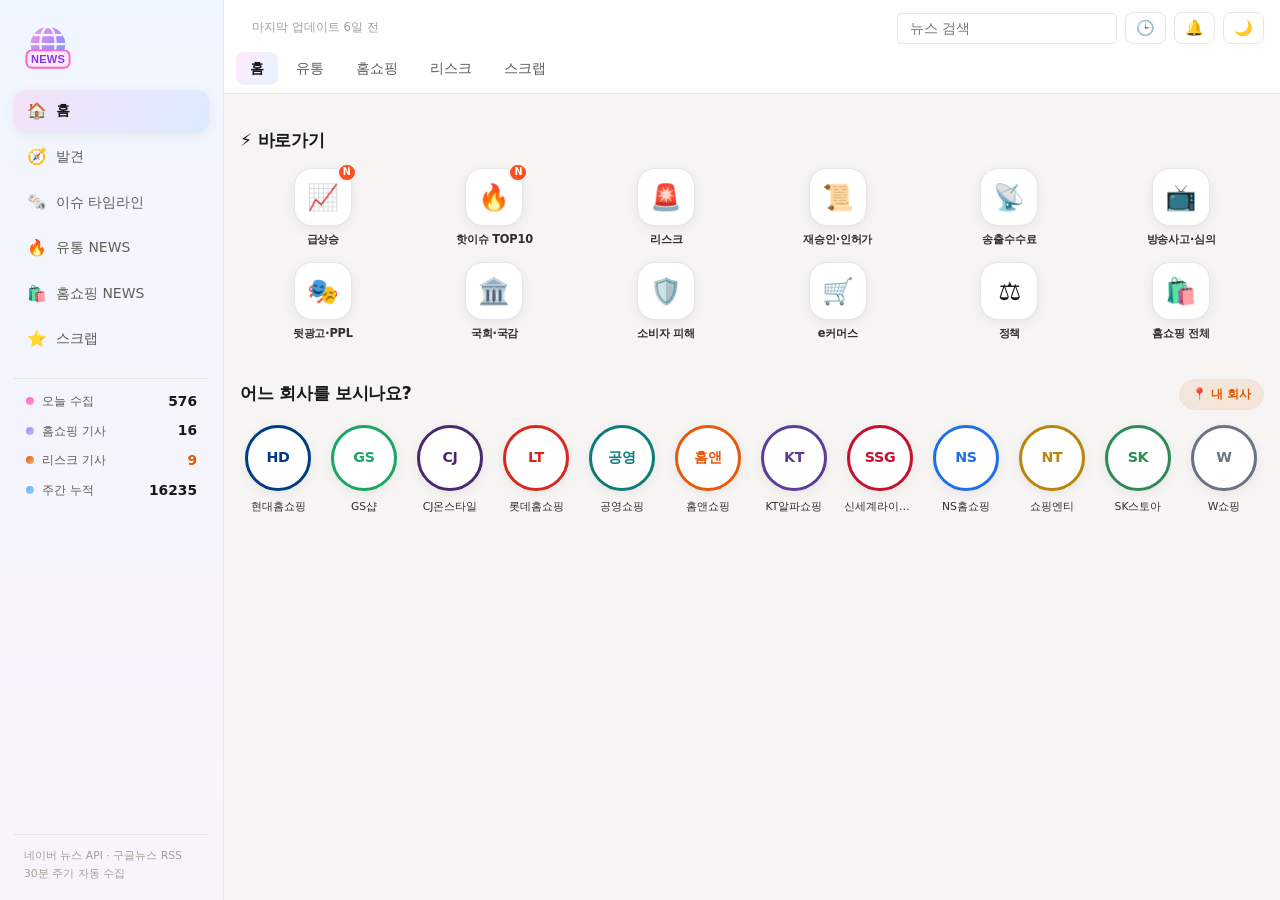
<file: index.html>
<!DOCTYPE html>
<html lang="ko">
<head>
  <meta charset="UTF-8">
  <meta name="viewport" content="width=device-width, initial-scale=1.0, viewport-fit=cover">
  <title>hdnews — 유통·홈쇼핑 뉴스 모니터링</title>
  <meta name="description" content="유통 업계와 홈쇼핑 12개사의 뉴스·리스크를 한눈에 모니터링">
  <link rel="icon" type="image/svg+xml" href="assets/news-icon.svg">
  <link rel="stylesheet" href="assets/style.css?v=19">
</head>
<body>
  <div class="layout">
    <aside class="sidebar">
      <div class="logo-icon"><img src="assets/news-icon.svg" alt="hdnews"></div>
      <nav class="side-nav">
        <a href="#/home" data-tab="home"><span class="nav-emoji">🏠</span>홈</a>
        <a href="#/discover" data-tab="discover"><span class="nav-emoji">🧭</span>발견</a>
        <a href="#/issues" data-tab="issues"><span class="nav-emoji">🗞️</span>이슈 타임라인<span class="alert-dot" hidden></span></a>
        <a href="#/retail" data-tab="retail"><span class="nav-emoji">🔥</span>유통 NEWS</a>
        <a href="#/homeshopping" data-tab="homeshopping"><span class="nav-emoji">🛍️</span>홈쇼핑 NEWS</a>
        <a href="#/scrap" data-tab="scrap"><span class="nav-emoji">⭐</span>스크랩 <span class="scrap-count"></span></a>
      </nav>
      <div class="side-stats" id="sideStats"></div>
      <div class="sidebar-footer">
        <p>네이버 뉴스 API · 구글뉴스 RSS<br>30분 주기 자동 수집</p>
      </div>
    </aside>

    <div class="content">
      <header class="site-header">
        <div class="header-row">
          <a href="#/home" title="홈"><img class="logo-mobile" src="assets/news-icon.svg" alt="hdnews"></a>
          <span class="updated-at" id="updatedAt"></span>
          <div class="header-actions">
            <div class="search-wrap">
              <input type="search" id="searchInput" class="search-input" placeholder="뉴스 검색" autocomplete="off">
              <button id="searchClear" class="search-clear" title="검색 초기화" hidden>✕</button>
            </div>
            <button id="recentBtn" class="icon-btn" title="최근 본 기사">🕒</button>
            <button id="alertBtn" class="icon-btn" title="팔로우한 이슈의 새 기사">🔔<span class="alert-dot" hidden></span></button>
            <button id="themeToggle" class="icon-btn" title="다크/라이트 전환">🌙</button>
          </div>
        </div>
        <nav class="tab-bar" id="tabBar">
          <a href="#/home" data-tab="home">홈</a>
          <a href="#/retail" data-tab="retail">유통</a>
          <a href="#/homeshopping" data-tab="homeshopping">홈쇼핑</a>
          <a href="#/topic/risk" data-tab="risk">리스크</a>
          <a href="#/scrap" data-tab="scrap">스크랩 <span class="scrap-count"></span></a>
        </nav>
      </header>

      <main id="main">
        <div id="loading" class="empty-state">데이터를 불러오는 중…</div>
      </main>

      <footer class="site-footer">
        <p>네이버 뉴스 검색 API · 구글뉴스 RSS 기반 자동 수집 · 30분 주기 갱신</p>
      </footer>
    </div>
  </div>

  <nav class="bottom-nav" aria-label="주요 화면">
    <a href="#/home" data-nav="home"><span class="nav-ico">🏠</span>홈</a>
    <a href="#/discover" data-nav="discover"><span class="nav-ico">🧭</span>발견</a>
    <a href="#/issues" data-nav="issues"><span class="nav-ico">🗞️</span>이슈<span class="alert-dot" hidden></span></a>
    <a href="#/scrap" data-nav="scrap"><span class="nav-ico">⭐</span>스크랩</a>
    <a href="#/companies" data-nav="companies"><span class="nav-ico">🏢</span>회사</a>
  </nav>

  <div id="modal" class="modal" hidden>
    <div class="modal-backdrop" id="modalBackdrop"></div>
    <div class="modal-box">
      <div class="modal-head">
        <span id="modalTitle"></span>
        <div class="modal-head-actions">
          <button id="modalGoTab" class="modal-link-btn">유통 종합에서 검색 →</button>
          <button id="modalClose" class="icon-btn" title="닫기">✕</button>
        </div>
      </div>
      <div class="modal-body" id="modalBody"></div>
    </div>
  </div>

  <script src="assets/issues-core.js?v=1"></script>
  <script src="assets/app.js?v=22"></script>
</body>
</html>
</file>
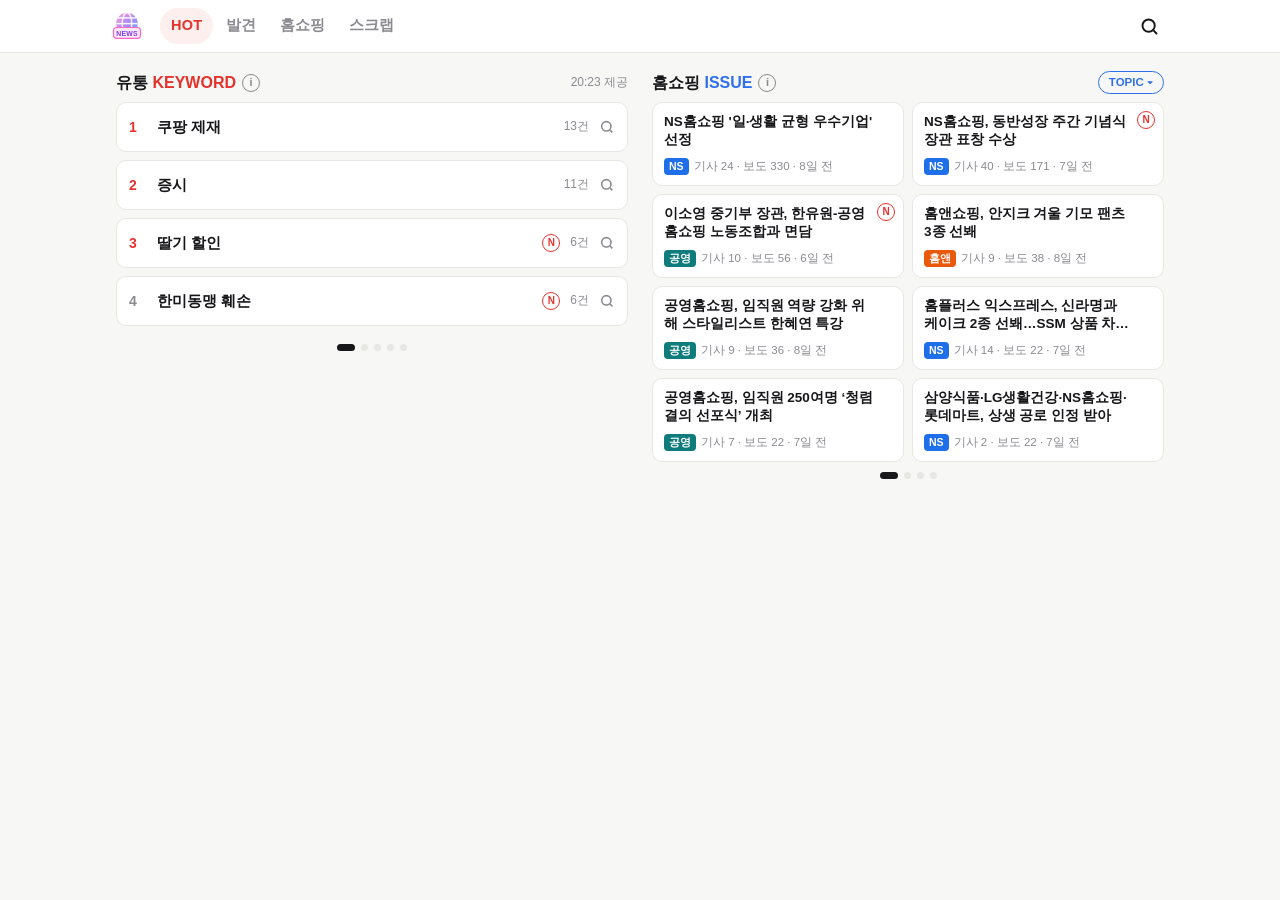
<file: v2/index.html>
<!DOCTYPE html>
<html lang="ko">
<head>
  <meta charset="UTF-8">
  <meta name="viewport" content="width=device-width, initial-scale=1.0, viewport-fit=cover">
  <title>hdnews</title>
  <meta name="description" content="유통·홈쇼핑 뉴스 모니터링 (v2 초안)">
  <link rel="icon" type="image/svg+xml" href="../assets/news-icon.svg">
  <link rel="stylesheet" href="style.css?v=3">
</head>
<body>
  <header class="top">
    <div class="top-row">
      <a class="logo" href="#/hot" aria-label="hdnews 홈"><img src="../assets/news-icon.svg" alt=""></a>
      <nav class="tabs" aria-label="화면">
        <a href="#/hot" data-view="hot" class="hot">HOT</a>
        <a href="#/discover" data-view="discover">발견</a>
        <a href="#/hs" data-view="hs">홈쇼핑</a>
        <a href="#/scrap" data-view="scrap">스크랩</a>
      </nav>
      <button class="icon-btn" id="searchBtn" aria-label="검색">
        <svg viewBox="0 0 24 24" aria-hidden="true"><circle cx="11" cy="11" r="7"/><path d="m20 20-3.5-3.5"/></svg>
      </button>
    </div>
    <div class="search-row" id="searchRow" hidden>
      <input type="search" id="searchInput" placeholder="전체 기사에서 검색 (띄어쓰기 = 모두 포함)" autocomplete="off">
      <button class="text-btn" id="searchClose">닫기</button>
    </div>
  </header>

  <main id="main"><div class="empty">불러오는 중…</div></main>

  <div class="sheet" id="sheet" hidden>
    <div class="sheet-backdrop" data-close></div>
    <section class="sheet-box" role="dialog" aria-modal="true" aria-labelledby="sheetTitle">
      <div class="sheet-grip" data-close></div>
      <div class="sheet-head"><h2 id="sheetTitle"></h2><button class="text-btn" data-close>닫기</button></div>
      <div class="sheet-body" id="sheetBody"></div>
    </section>
  </div>

  <script src="app.js?v=3"></script>
</body>
</html>
</file>
<file: assets/style.css>
/* ================= Notion 스타일 디자인 시스템 =================
   따뜻한 종이 톤 캔버스(#f6f5f4) + 흰 카드 + 헤어라인,
   구조적 포인트 컬러는 파랑(#0075de) 하나만.
   스티커 팔레트(하늘/핑크/오렌지/틸)는 배지·점 장식 전용. */
:root {
  --canvas: #f6f5f4;
  --surface: #ffffff;
  --ink: #191919;
  --ink-secondary: #31302e;
  --ink-muted: #615d59;
  --ink-faint: #a39e98;
  --hairline: #e6e6e6;
  --primary: #0075de;
  --primary-active: #005bab;
  --primary-tint: rgba(0, 117, 222, 0.08);
  --sky: #62aef0;
  --sky-tint: rgba(98, 174, 240, 0.15);
  --pink: #ff64c8;
  --orange: #dd5b00;
  --orange-deep: #793400;
  --orange-tint: rgba(221, 91, 0, 0.1);
  --teal: #2a9d99;
  --green: #1aae39;
  --risk-high: #dd5b00;
  --risk-mid: #e0a112;
  --risk-low: #c9c5c0;
  --shadow-1: rgba(0,0,0,0.01) 0 0.2px 1px, rgba(0,0,0,0.02) 0 0.8px 3px,
              rgba(0,0,0,0.027) 0 2px 8px, rgba(0,0,0,0.04) 0 4px 18px;
  --shadow-2: rgba(0,0,0,0.05) 0 8px 24px, rgba(0,0,0,0.08) 0 23px 52px;
  --r-xs: 4px; --r-md: 8px; --r-lg: 12px; --r-xl: 16px;
  /* Y2K 파스텔 그라데이션 (구조는 노션, 액센트만 Y2K) */
  --grad-y2k: linear-gradient(90deg, #ff64c8, #a78bfa, #62aef0);
  --grad-y2k-soft: linear-gradient(120deg, rgba(255,100,200,0.14), rgba(167,139,250,0.14), rgba(98,174,240,0.16));
  --grad-ice: linear-gradient(180deg, #f0f6ff, #fbf3fb);
}
[data-theme="dark"] {
  --canvas: #191919;
  --surface: #202020;
  --grad-y2k-soft: linear-gradient(120deg, rgba(255,100,200,0.16), rgba(167,139,250,0.16), rgba(98,174,240,0.18));
  --grad-ice: linear-gradient(180deg, #1d2129, #241d27);
  --ink: #e8e8e6;
  --ink-secondary: #cfcecb;
  --ink-muted: #9b9791;
  --ink-faint: #6e6a64;
  --hairline: #2f2f2f;
  --primary: #529cca;
  --primary-active: #6fb1da;
  --primary-tint: rgba(82, 156, 202, 0.14);
  --sky-tint: rgba(98, 174, 240, 0.14);
  --orange-tint: rgba(221, 91, 0, 0.18);
  --risk-low: #4a4742;
  --shadow-1: rgba(0,0,0,0.2) 0 2px 8px;
  --shadow-2: rgba(0,0,0,0.5) 0 16px 44px;
}

* { box-sizing: border-box; margin: 0; padding: 0; }
html { font-size: 15px; }
body {
  font-family: "Inter", "Pretendard", "Apple SD Gothic Neo", "Malgun Gothic", system-ui, sans-serif;
  background: var(--canvas);
  color: var(--ink);
  line-height: 1.5;
}
a { color: inherit; text-decoration: none; }

/* ================= 레이아웃 (좌측 사이드바) ================= */
.layout { display: flex; min-height: 100vh; }
.content { flex: 1; min-width: 0; }
.sidebar { display: none; }
@media (min-width: 901px) {
  .sidebar {
    display: flex; flex-direction: column;
    width: 224px; flex-shrink: 0;
    position: sticky; top: 0; height: 100vh;
    padding: 22px 14px 18px;
    background: var(--grad-ice);
    border-right: 1px solid var(--hairline);
  }
  .sidebar .logo-icon { padding: 2px 10px 18px; }
  .sidebar .logo-icon img { width: 48px; display: block; }
  .side-nav { display: flex; flex-direction: column; gap: 4px; }
  .side-nav a {
    display: flex; align-items: center; gap: 9px;
    padding: 9px 13px; border-radius: var(--r-lg);
    color: var(--ink-muted); font-size: 0.93rem; font-weight: 500;
  }
  .side-nav a:hover { background: rgba(255, 255, 255, 0.65); color: var(--ink); }
  [data-theme="dark"] .side-nav a:hover { background: rgba(255, 255, 255, 0.06); }
  .side-nav a.active {
    background: var(--grad-y2k-soft); color: var(--ink); font-weight: 700;
    box-shadow: var(--shadow-1);
  }
  .nav-emoji { font-size: 1.05rem; }
  .side-stats {
    margin-top: 18px; padding: 12px 6px 4px;
    border-top: 1px solid var(--hairline);
    display: flex; flex-direction: column; gap: 9px;
  }
  .side-stat {
    display: flex; align-items: center; gap: 8px;
    font-size: 0.8rem; color: var(--ink-muted); padding: 0 6px;
  }
  .side-stat b { margin-left: auto; color: var(--ink); font-size: 0.92rem; }
  .side-stat b.risk { color: var(--orange); }
  .stat-dot { width: 8px; height: 8px; border-radius: 50%; flex-shrink: 0; }
  .stat-dot.pink { background: linear-gradient(135deg, #ff64c8, #ff9ad9); }
  .stat-dot.purple { background: linear-gradient(135deg, #a78bfa, #c9b6fb); }
  .stat-dot.orange { background: linear-gradient(135deg, #dd5b00, #ffb37a); }
  .stat-dot.sky { background: linear-gradient(135deg, #62aef0, #9fd0fa); }
  .sidebar-footer {
    margin-top: auto; padding: 12px 10px 0;
    font-size: 0.72rem; color: var(--ink-faint); line-height: 1.6;
    border-top: 1px solid var(--hairline);
  }
  /* 데스크톱: 사이드바가 로고·탭을 담당 → 헤더에서는 숨김 */
  .logo-mobile { display: none; }
  .tab-bar { display: none; }
  .site-footer { display: none; }
}

/* ================= 헤더 ================= */
.site-header {
  position: sticky; top: 0; z-index: 20;
  background: var(--surface);
  border-bottom: 1px solid var(--hairline);
}
.header-row {
  display: flex; align-items: center; gap: 12px;
  max-width: 1080px; margin: 0 auto; padding: 12px 16px 6px;
}
.logo { font-size: 1.3rem; font-weight: 700; letter-spacing: -0.5px; white-space: nowrap; }
img.logo-mobile { width: 30px; height: auto; }
.updated-at { font-size: 0.78rem; color: var(--ink-faint); flex: 1; }
.header-actions { display: flex; align-items: center; gap: 8px; }
.search-wrap { position: relative; display: inline-flex; align-items: center; }
.search-input {
  width: 220px; padding: 7px 30px 7px 12px;
  border: 1px solid var(--hairline); border-radius: var(--r-xs);
  background: var(--surface); color: var(--ink); font-size: 0.9rem;
}
.search-input:focus { outline: none; border-color: var(--primary); box-shadow: var(--shadow-1); }
.search-clear {
  position: absolute; right: 8px; border: none; background: none;
  color: var(--ink-faint); cursor: pointer; font-size: 0.85rem; padding: 2px 4px;
}
.search-clear:hover { color: var(--ink); }
.icon-btn {
  border: 1px solid var(--hairline); background: var(--surface);
  border-radius: var(--r-md); padding: 6px 10px; cursor: pointer; font-size: 1rem;
  color: var(--ink);
}
.icon-btn:hover { background: var(--canvas); }

/* ================= 탭 ================= */
.tab-bar {
  display: flex; gap: 4px; overflow-x: auto;
  max-width: 1080px; margin: 0 auto; padding: 2px 12px 8px;
  scrollbar-width: none;
}
.tab-bar::-webkit-scrollbar { display: none; }
.tab-bar a {
  padding: 6px 14px; font-size: 0.92rem; white-space: nowrap;
  border-radius: var(--r-md); color: var(--ink-muted); font-weight: 500;
}
.tab-bar a:hover { background: var(--canvas); color: var(--ink); }
.tab-bar a.active {
  color: var(--ink); background: var(--grad-y2k-soft); font-weight: 700;
}
.scrap-count { font-size: 0.75rem; color: var(--primary); }

/* ================= 본문 ================= */
main { max-width: 1080px; margin: 0 auto; padding: 24px 16px; }
.empty-state {
  text-align: center; color: var(--ink-faint);
  padding: 60px 20px; font-size: 0.95rem;
}
.dash-section-title {
  font-size: 1.15rem; font-weight: 700; letter-spacing: -0.3px;
  margin: 30px 0 14px;
}

/* ================= 칩(슬라이서) — 관심 주제 설정 스타일 ================= */
.chip-group { margin-bottom: 6px; }
.chip-group-label {
  font-size: 0.95rem; color: var(--ink); margin: 16px 0 10px;
  font-weight: 700; letter-spacing: -0.2px;
}
.chip-row {
  display: flex; flex-wrap: wrap; gap: 7px; padding-bottom: 4px;
}
.chip {
  display: inline-flex; align-items: center; gap: 5px;
  padding: 5px 12px; border-radius: 9999px; cursor: pointer;
  background: var(--surface); color: var(--ink-secondary);
  font-size: 0.82rem; white-space: nowrap;
  border: 1px solid var(--hairline);
  user-select: none;
}
.chip:hover { border-color: var(--ink-faint); }
.chip.active {
  color: var(--surface); background: var(--ink);
  border-color: var(--ink); font-weight: 600;
}
.chip.active .cnt { opacity: 0.8; }
.chip .cnt { font-size: 0.75rem; opacity: 0.7; }
/* 유통 NEWS 기업 슬라이서: 작은 칩 */
.chip-row-sm { margin-bottom: 8px; }
.chip-row-sm .chip { padding: 3px 10px; font-size: 0.76rem; }
.chip .risk-dot {
  width: 7px; height: 7px; border-radius: 50%; background: var(--orange);
  display: inline-block;
}

/* ================= 세그먼트 슬라이서 (hdhs 홈쇼핑 탭 스타일) ================= */
.slicer-row {
  display: flex; flex-wrap: wrap; align-items: center; gap: 8px;
  margin-bottom: 8px;
}
.seg-slicer {
  display: inline-flex; flex-wrap: wrap; align-items: center; gap: 3px;
  padding: 4px; border-radius: 10px;
  background: var(--surface); border: 1px solid var(--hairline);
}
.seg-types { display: flex; margin-bottom: 10px; }
.seg-btn {
  display: inline-flex; align-items: center; gap: 4px;
  font-family: inherit; font-size: 0.8rem; font-weight: 600;
  padding: 6px 11px; border: none; border-radius: 7px;
  background: none; color: var(--ink-muted); cursor: pointer;
  white-space: nowrap; transition: background 0.15s, color 0.15s;
}
.seg-btn:hover:not(.active) { background: var(--canvas); color: var(--ink); }
.seg-btn.active { background: var(--ink); color: var(--surface); }
.seg-btn .cnt { font-size: 0.7rem; font-weight: 500; opacity: 0.65; }
.seg-btn .risk-dot {
  width: 6px; height: 6px; border-radius: 50%; background: var(--orange);
  display: inline-block;
}
/* 회사 버튼: 선택 시 hdhs와 같은 회사 고유색 */
.co-btn { color: var(--co, var(--ink-muted)); }
.co-btn.active { background: var(--co, var(--ink)); color: #fff; }
.co-btn.active .risk-dot { background: #fff; }
.co-btn.empty { opacity: 0.45; }
/* 다크 테마에선 짙은 회사색 글자가 안 읽혀 미선택 버튼은 기본 색 */
[data-theme="dark"] .co-btn:not(.active) { color: var(--ink-muted); }
.seg-btn.risk { color: var(--orange); }
.seg-btn.risk.active { background: var(--orange); color: #fff; }
.seg-sep { width: 1px; align-self: stretch; background: var(--hairline); margin: 3px 3px; }
.seg-scope .seg-btn { font-size: 0.76rem; padding: 6px 10px; }
@media (max-width: 768px) {
  .seg-btn { font-size: 0.74rem; padding: 5px 8px; }
  .seg-btn .cnt { display: none; }
}

/* ================= 회사 대시보드 (한 회사 선택 시) ================= */
.co-dash {
  margin: 4px 0 16px; padding: 16px 18px 12px;
  background: var(--surface); border: 1px solid var(--hairline);
  border-top: 3px solid var(--co); border-radius: var(--r-lg);
}
.co-dash-head { display: flex; align-items: center; gap: 8px; font-size: 1rem; margin-bottom: 12px; }
.co-dash-tag {
  background: var(--co); color: #fff; font-weight: 700; font-size: 0.78rem;
  padding: 2px 8px; border-radius: 6px;
}
.co-kpis { display: grid; grid-template-columns: repeat(4, 1fr); gap: 10px; }
.co-kpi {
  border: 1px solid var(--hairline); border-radius: var(--r-md);
  padding: 10px 12px; min-width: 0;
}
.co-kpi .label { font-size: 0.74rem; color: var(--ink-muted); font-weight: 600; }
.co-kpi .num { font-size: 1.5rem; font-weight: 700; letter-spacing: -0.5px; color: var(--ink); line-height: 1.3; }
.co-kpi .num small { font-size: 0.75rem; font-weight: 500; color: var(--ink-muted); margin-left: 2px; }
.co-kpi .num.risk { color: var(--orange); }
.co-kpi .sub { font-size: 0.72rem; color: var(--ink-faint); min-height: 1em; }
.chip-link { color: var(--primary); cursor: pointer; text-decoration: underline; }
.spark { display: flex; align-items: flex-end; gap: 3px; height: 30px; margin-top: 6px; }
.spark-bar {
  flex: 1; max-width: 16px; background: var(--co); border-radius: 3px 3px 0 0;
  cursor: default;
}
.spark-bar.zero { background: var(--hairline); }
.co-dash-grid { display: grid; grid-template-columns: 1fr 1fr; gap: 10px; margin-top: 10px; }
.co-panel { border: 1px solid var(--hairline); border-radius: var(--r-md); padding: 12px 14px; min-width: 0; }
.co-panel.wide { grid-column: 1 / -1; }
.co-panel-title { font-size: 0.86rem; font-weight: 700; margin-bottom: 8px; color: var(--ink); }
.co-panel-note { font-size: 0.7rem; font-weight: 500; color: var(--ink-faint); margin-left: 4px; }
.co-dash-empty { font-size: 0.8rem; color: var(--ink-faint); padding: 6px 0; }
.co-dash-foot { font-size: 0.7rem; color: var(--ink-faint); margin-top: 10px; text-align: right; }
/* 뉴스 ↔ 편성 */
.nl-list { display: flex; flex-direction: column; }
.nl-row {
  display: grid; grid-template-columns: 130px 1fr 1fr; gap: 10px; align-items: start;
  padding: 8px 0; border-top: 1px solid var(--hairline); font-size: 0.8rem;
}
.nl-row:first-child { border-top: none; padding-top: 0; }
.nl-brand { font-weight: 700; color: var(--ink); display: flex; flex-direction: column; gap: 3px; align-items: flex-start; }
.nl-badge {
  font-size: 0.66rem; font-weight: 600; padding: 1px 6px; border-radius: 9999px;
  background: var(--canvas); color: var(--ink-muted);
}
.nl-badge.up { background: var(--co); color: #fff; }
.nl-news, .nl-air { color: var(--ink-secondary); min-width: 0; line-height: 1.45; }
.nl-news a:hover, .nl-air a:hover, .pc-list a:hover { color: var(--primary); text-decoration: underline; }
.nl-meta { display: block; font-size: 0.7rem; color: var(--ink-faint); }
.nl-bc { font-size: 0.66rem; border: 1px solid var(--hairline); border-radius: 4px; padding: 0 4px; margin-right: 3px; color: var(--ink-muted); }
/* 랭킹 */
.rk-list { list-style: none; margin: 0; padding: 0; display: flex; flex-direction: column; gap: 5px; }
.rk-list li { display: flex; align-items: baseline; gap: 8px; font-size: 0.8rem; }
.rk-pos { flex-shrink: 0; width: 84px; font-size: 0.7rem; color: var(--ink-muted); font-weight: 600; }
.rk-name { flex: 1; min-width: 0; overflow: hidden; text-overflow: ellipsis; white-space: nowrap; color: var(--ink-secondary); }
.rk-news { margin-right: 3px; }
.rk-price { flex-shrink: 0; font-size: 0.74rem; color: var(--ink-muted); }
/* 기사를 많이 낸 브랜드 */
.br-list { list-style: none; margin: 0; padding: 0; display: flex; flex-direction: column; }
.br-row {
  display: flex; align-items: center; gap: 8px; font-size: 0.8rem;
  padding: 6px 6px; margin: 0 -6px; border-radius: 6px; cursor: pointer;
}
.br-row:hover, .br-row:focus-visible { background: var(--canvas); outline: none; }
.br-rank { width: 16px; flex-shrink: 0; font-weight: 700; color: var(--ink-muted); text-align: right; }
.br-name { flex-shrink: 0; max-width: 40%; font-weight: 700; color: var(--ink); overflow: hidden; text-overflow: ellipsis; white-space: nowrap; }
.br-air { margin-left: 3px; font-size: 0.72rem; }
.br-title { flex: 1; min-width: 0; color: var(--ink-faint); font-size: 0.74rem; overflow: hidden; text-overflow: ellipsis; white-space: nowrap; }
.br-cnt { flex-shrink: 0; font-weight: 700; color: var(--ink-secondary); font-variant-numeric: tabular-nums; }
.br-cnt small { font-weight: 500; color: var(--ink-faint); }
/* 카드할인·가격변동 */
.promo-sub { font-size: 0.74rem; font-weight: 700; color: var(--ink-muted); margin: 2px 0 6px; }
.promo-days { display: flex; flex-direction: column; gap: 4px; margin-bottom: 10px; }
.promo-day { display: flex; flex-wrap: wrap; align-items: center; gap: 4px; font-size: 0.76rem; }
.promo-date { width: 62px; flex-shrink: 0; color: var(--ink-muted); font-weight: 600; }
.promo-card { background: var(--canvas); border-radius: 4px; padding: 1px 6px; color: var(--ink-secondary); }
.pc-list { list-style: none; margin: 0; padding: 0; display: flex; flex-direction: column; gap: 5px; font-size: 0.78rem; }
.pc-list li { color: var(--ink-secondary); }
.pc-type { font-size: 0.66rem; font-weight: 700; padding: 1px 5px; border-radius: 4px; margin-right: 4px; background: var(--canvas); color: var(--ink-muted); }
.pc-type.price_drop { color: var(--green); }
.pc-type.price_raise, .pc-type.sold_out { color: var(--orange); }
.pc-meta { font-size: 0.7rem; color: var(--ink-faint); margin-left: 4px; }
@media (max-width: 768px) {
  .co-dash { padding: 12px; }
  .co-kpis { grid-template-columns: repeat(2, 1fr); }
  .co-dash-grid { grid-template-columns: 1fr; }
  .nl-row { grid-template-columns: 1fr; gap: 4px; }
  .nl-brand { flex-direction: row; align-items: center; }
}

/* ================= 필터 바 ================= */
.filter-bar {
  display: flex; flex-wrap: wrap; align-items: center; gap: 8px;
  margin: 4px 0 14px; padding: 10px 14px;
  background: var(--surface); border: 1px solid var(--hairline);
  border-radius: var(--r-lg); font-size: 0.83rem;
}
.filter-label {
  color: var(--ink-faint); font-weight: 600; font-size: 0.75rem;
  letter-spacing: 0.125px; margin-right: 2px;
}
.filter-sep { width: 1px; height: 18px; background: var(--hairline); margin: 0 6px; }

/* ================= 기사 카드 ================= */
.article-list { display: flex; flex-direction: column; gap: 12px; margin-top: 12px; }
.article-card {
  background: var(--surface); border: 1px solid var(--hairline);
  border-radius: var(--r-lg); padding: 16px 18px;
  display: flex; gap: 14px; align-items: flex-start;
}
.article-card:hover { box-shadow: var(--shadow-1); }
.article-card.risk-3 { border-left: 3px solid var(--risk-high); }
.article-card.risk-2 { border-left: 3px solid var(--risk-mid); }
.article-card.risk-1 { border-left: 3px solid var(--risk-low); }
.card-main { flex: 1; min-width: 0; }
.article-title {
  font-size: 1rem; font-weight: 700; letter-spacing: -0.2px; line-height: 1.4;
}
.article-title a:hover { color: var(--primary); }
.article-desc {
  font-size: 0.85rem; color: var(--ink-muted); margin-top: 4px; line-height: 1.5;
  display: -webkit-box; -webkit-line-clamp: 2; -webkit-box-orient: vertical; overflow: hidden;
}
.thumb-wrap { flex-shrink: 0; }
.thumb {
  width: 96px; height: 76px; object-fit: cover;
  border-radius: var(--r-md); border: 1px solid var(--hairline);
  display: block; background: var(--canvas);
}
.article-card.ranked .thumb { width: 108px; height: 84px; }
.article-footer {
  display: flex; align-items: center; flex-wrap: wrap; gap: 6px;
  margin-top: 9px; font-size: 0.75rem; color: var(--ink-faint);
}
.article-footer .press { font-weight: 600; color: var(--ink-secondary); }
.article-footer .dot { opacity: 0.5; }
.meta-chip {
  padding: 2px 9px; border-radius: 9999px; font-weight: 600; font-size: 0.72rem;
  letter-spacing: 0.125px;
  background: var(--sky-tint); color: var(--primary);
}
.meta-chip.risk { background: var(--orange-tint); color: var(--orange); }
.meta-chip.heat { background: rgba(255, 100, 200, 0.12); color: var(--pink); }
.meta-chip.cat { background: rgba(42, 157, 153, 0.12); color: var(--teal); }
.meta-chip.mention {
  background: transparent; color: var(--ink-faint); font-weight: 500;
  border: 1px dashed var(--hairline);
}

/* 필터 바 내 키워드 검색 */
.bar-search {
  width: 130px; padding: 4px 10px;
  border: 1px solid var(--hairline); border-radius: 9999px;
  background: var(--surface); color: var(--ink); font-size: 0.78rem;
}
.bar-search:focus { outline: none; border-color: var(--primary); }

/* 기간 직접 선택 */
.date-range {
  display: inline-flex; align-items: center; gap: 4px;
  font-size: 0.78rem; color: var(--ink-faint);
}
.date-range input[type="date"] {
  border: 1px solid var(--hairline); border-radius: var(--r-xs);
  background: var(--surface); color: var(--ink);
  font-size: 0.78rem; padding: 4px 6px; font-family: inherit;
}
.date-range.active input[type="date"] { border-color: var(--primary); }
.bookmark-btn {
  border: none; background: none; cursor: pointer;
  font-size: 1.1rem; color: var(--ink-faint); padding: 2px;
}
.bookmark-btn:hover { color: var(--ink); }
.bookmark-btn.on { color: #f5a623; }
.article-footer .bookmark-btn { margin-left: auto; padding: 0 2px; }

/* ================= 핫이슈 랭킹 ================= */
.hot-list { margin-bottom: 8px; }
.rank-badge {
  flex-shrink: 0; width: 34px; padding-top: 2px;
  font-size: 1.25rem; font-weight: 800; letter-spacing: -0.5px;
  line-height: 1.1;
  background: var(--grad-y2k);
  -webkit-background-clip: text; background-clip: text; color: transparent;
}
.rank-dot { display: none; }

/* ================= 홈쇼핑 TOP10 한 줄 리스트 ================= */
.hot-compact {
  background: var(--surface); border: 1px solid var(--hairline);
  border-radius: var(--r-lg); overflow: hidden;
}
.hot-row {
  display: flex; align-items: center; gap: 10px;
  padding: 10px 14px; font-size: 0.9rem;
  border-bottom: 1px solid var(--hairline);
}
.hot-row:last-child { border-bottom: none; }
.hot-row:hover { background: var(--grad-y2k-soft); }
.hot-rank {
  flex-shrink: 0; width: 26px; font-weight: 800; font-size: 0.95rem;
  background: var(--grad-y2k);
  -webkit-background-clip: text; background-clip: text; color: transparent;
}
.hot-title {
  flex: 1; min-width: 0; font-weight: 600; color: var(--ink);
  overflow: hidden; text-overflow: ellipsis; white-space: nowrap;
}
.hot-risk-dot {
  display: inline-block; width: 7px; height: 7px; border-radius: 50%;
  background: var(--orange); margin-right: 7px; vertical-align: middle;
}
.hot-meta { flex-shrink: 0; font-size: 0.74rem; color: var(--ink-faint); }
.hot-row .meta-chip { flex-shrink: 0; }
@media (max-width: 768px) {
  .hot-row { flex-wrap: wrap; row-gap: 3px; padding: 9px 12px; }
  .hot-title { flex-basis: calc(100% - 40px); }
  .hot-meta { margin-left: 36px; }
}

/* ================= 요약 카드 / 회사별 집계 ================= */
.dash-grid {
  display: grid; grid-template-columns: repeat(auto-fit, minmax(160px, 1fr));
  gap: 12px; margin-bottom: 8px;
}
.dash-card {
  background: var(--surface); border: 1px solid var(--hairline);
  border-radius: var(--r-lg); padding: 16px 20px 18px;
}
.dash-card::before {
  content: ""; display: block; width: 46px; height: 7px;
  border-radius: 9999px; margin-bottom: 10px; background: var(--grad-y2k);
}
.dash-card:nth-child(1)::before { background: linear-gradient(90deg, #ff64c8, #ff9ad9); }
.dash-card:nth-child(2)::before { background: linear-gradient(90deg, #a78bfa, #c9b6fb); }
.dash-card:nth-child(3)::before { background: linear-gradient(90deg, #dd5b00, #ffb37a); }
.dash-card:nth-child(4)::before { background: linear-gradient(90deg, #62aef0, #9fd0fa); }
.dash-card .num { font-size: 1.75rem; font-weight: 700; letter-spacing: -1px; }
.dash-card .num.risk { color: var(--orange); }
.dash-card .label { font-size: 0.78rem; color: var(--ink-muted); margin-top: 2px; }
.trend-list { display: flex; flex-wrap: wrap; gap: 8px; }
.trend-chip {
  background: var(--surface); border: 1px solid var(--hairline);
  border-radius: 9999px; padding: 6px 14px; cursor: pointer; font-size: 0.87rem;
  color: var(--ink-secondary);
}
.trend-chip:hover { border-color: var(--primary); color: var(--primary); box-shadow: var(--shadow-1); }
.trend-chip .rank { color: var(--primary); font-weight: 700; margin-right: 5px; }
.trend-chip .cnt { color: var(--ink-faint); font-size: 0.75rem; margin-left: 5px; }
.company-summary summary { cursor: pointer; list-style: none; user-select: none; }
.company-summary summary::-webkit-details-marker { display: none; }
.company-summary summary::after { content: " ▾"; color: var(--ink-faint); font-size: 0.85rem; }
.company-summary[open] summary::after { content: " ▴"; }
.company-bars {
  display: flex; flex-direction: column; gap: 2px;
  background: var(--surface); border: 1px solid var(--hairline);
  border-radius: var(--r-lg); padding: 10px 12px;
}
.company-bar-row {
  display: flex; align-items: center; gap: 8px; font-size: 0.83rem;
  padding: 6px 10px; border-radius: var(--r-md); cursor: pointer;
  color: var(--ink-secondary);
}
.company-bar-row:hover { background: var(--primary-tint); color: var(--primary); }
.company-bar-row .name { width: 110px; flex-shrink: 0; font-weight: 500; }
.company-bar-row .bar {
  height: 10px; border-radius: 9999px; min-width: 3px;
  background: var(--grad-y2k);
}
.company-bar-row .risk-mark { color: var(--orange); font-size: 0.75rem; font-weight: 700; }
.company-bar-row .mention-mark { color: var(--ink-faint); font-size: 0.72rem; }

/* ================= 모달 ================= */
.modal { position: fixed; inset: 0; z-index: 50; }
.modal-backdrop { position: absolute; inset: 0; background: rgba(15, 15, 15, 0.4); }
.modal-box {
  position: relative; max-width: 720px; margin: 7vh auto 0; max-height: 80vh;
  background: var(--canvas); border-radius: var(--r-xl);
  display: flex; flex-direction: column; overflow: hidden;
  box-shadow: var(--shadow-2);
}
.modal-head {
  display: flex; align-items: center; justify-content: space-between; gap: 10px;
  padding: 14px 18px; font-weight: 700; letter-spacing: -0.2px;
  background: var(--surface); border-bottom: 1px solid var(--hairline);
}
.modal-head-actions { display: flex; align-items: center; gap: 8px; }
.modal-link-btn {
  border: none; color: #fff; background: var(--grad-y2k);
  border-radius: 9999px; padding: 7px 14px; cursor: pointer; font-size: 0.8rem;
  font-weight: 600; white-space: nowrap;
}
.modal-link-btn:active { opacity: 0.85; }
.modal-body { overflow-y: auto; padding: 14px 18px 18px; }

.site-footer {
  background: var(--canvas);
  max-width: 1080px; margin: 24px auto 0; padding: 16px 16px 40px;
  font-size: 0.75rem; color: var(--ink-faint); text-align: center;
  border-top: 1px solid var(--hairline);
}

/* ================= 반응형 ================= */
@media (max-width: 768px) {
  .header-row { flex-wrap: wrap; }
  .updated-at { order: 3; width: 100%; }
  .search-input { width: 150px; }
  .dash-grid { grid-template-columns: repeat(2, 1fr); }
  .company-bar-row .name { width: 90px; font-size: 0.78rem; }
  .thumb, .article-card.ranked .thumb { width: 78px; height: 62px; }
  .rank-badge { width: 28px; font-size: 1.1rem; }
  .article-card { padding: 13px 14px; gap: 10px; }
  .modal-box { margin: 4vh 10px 0; max-height: 86vh; }
}

/* ================= 모바일 개편: 하단 내비 / 홈 / 이슈 타임라인 / 발견 ================= */
/* 참고 UI: 캐치테이블 홈(아이콘 바로가기·회사 원형 카드), 뉴닉 이슈 타임라인·발견 탭 */

/* 알림 점 (헤더 종 · 하단 '이슈' 탭 · 사이드바) */
.alert-dot {
  display: inline-block; width: 7px; height: 7px; border-radius: 50%;
  background: var(--orange); vertical-align: middle; margin-left: 4px;
}
.alert-dot[hidden] { display: none; }
.icon-btn { position: relative; }
.icon-btn .alert-dot { position: absolute; top: 3px; right: 3px; margin: 0; }

/* 하단 내비게이션 (모바일) */
.bottom-nav {
  position: fixed; left: 0; right: 0; bottom: 0; z-index: 30;
  display: flex; justify-content: space-around;
  background: var(--surface); border-top: 1px solid var(--hairline);
  padding: 6px 4px calc(6px + env(safe-area-inset-bottom));
}
.bottom-nav a {
  position: relative; flex: 1; min-height: 44px;
  display: flex; flex-direction: column; align-items: center; justify-content: center; gap: 2px;
  font-size: 0.68rem; color: var(--ink-muted); border-radius: var(--r-md);
}
.bottom-nav a .nav-ico { font-size: 1.25rem; line-height: 1; }
.bottom-nav a:not(.active) .nav-ico { filter: grayscale(1); opacity: 0.75; }
.bottom-nav a.active { color: var(--ink); font-weight: 700; }
.bottom-nav .alert-dot { position: absolute; top: 5px; right: calc(50% - 16px); margin: 0; }
@media (min-width: 901px) { .bottom-nav { display: none; } }
@media (max-width: 900px) {
  main { padding-bottom: 84px; }
  .site-footer { padding-bottom: 96px; }
}

/* 페이지 머리 */
.page-head { margin: 4px 0 14px; }
.page-title {
  display: flex; align-items: center; gap: 8px;
  font-size: 1.35rem; font-weight: 800; letter-spacing: -0.4px;
}
.beta {
  font-size: 0.66rem; font-weight: 700; padding: 2px 7px; border-radius: 6px;
  background: var(--orange-tint); color: var(--orange); letter-spacing: 0;
}
.page-sub { font-size: 0.82rem; color: var(--ink-muted); margin-top: 3px; }
.back-link { display: inline-block; font-size: 0.82rem; color: var(--ink-muted); margin-bottom: 8px; }
.back-link:hover { color: var(--primary); }
.section-head { display: flex; align-items: baseline; justify-content: space-between; gap: 8px; margin: 26px 0 4px; }
.section-head .dash-section-title { margin: 0; }
.section-sub { font-size: 0.82rem; color: var(--ink-muted); margin-bottom: 10px; }
.more-link { font-size: 0.82rem; color: var(--ink-muted); white-space: nowrap; }
.more-link:hover { color: var(--primary); }

/* 홈: 바로가기 그리드 (캐치테이블식 아이콘 + N 배지) */
.home-title { margin-top: 10px; }
.home-shortcuts {
  display: grid; grid-template-columns: repeat(5, 1fr);
  gap: 16px 6px; margin: 4px 0 10px;
}
.sc-item { display: flex; flex-direction: column; align-items: center; gap: 7px; text-align: center; min-width: 0; }
.sc-icon {
  position: relative; width: 58px; height: 58px; border-radius: 18px;
  display: flex; align-items: center; justify-content: center; font-size: 1.7rem;
  background: var(--surface); border: 1px solid var(--hairline); box-shadow: var(--shadow-1);
}
.sc-item:hover .sc-icon { background: var(--grad-ice); }
.sc-label {
  font-size: 0.76rem; font-weight: 600; color: var(--ink-secondary);
  letter-spacing: -0.2px; line-height: 1.2; word-break: keep-all;
}
.sc-badge {
  position: absolute; top: -6px; right: -6px;
  min-width: 19px; height: 19px; padding: 0 4px; border-radius: 10px;
  background: #ff4d1f; color: #fff; font-size: 0.64rem; font-weight: 800;
  display: flex; align-items: center; justify-content: center;
  border: 2px solid var(--canvas);
}
@media (max-width: 359px) { .home-shortcuts { grid-template-columns: repeat(4, 1fr); } }
@media (min-width: 769px) { .home-shortcuts { grid-template-columns: repeat(6, 1fr); } }

/* 홈: 회사 선택 (원형 카드 + 인기/주의 배지) */
.home-row-head { display: flex; align-items: center; justify-content: space-between; gap: 8px; }
.home-row-head .dash-section-title { margin: 30px 0 12px; }
.my-co-btn {
  margin-top: 18px; padding: 6px 12px; border-radius: 9999px; white-space: nowrap;
  border: 1px solid var(--hairline); background: var(--orange-tint); color: var(--orange);
  font-weight: 700; font-size: 0.8rem; cursor: pointer; font-family: inherit;
}
.my-co-btn:hover { border-color: var(--orange); }
.co-scroll { display: flex; gap: 14px; overflow-x: auto; padding: 6px 2px 12px; scrollbar-width: none; }
.co-scroll::-webkit-scrollbar { display: none; }
.co-circle-item { flex-shrink: 0; width: 72px; display: flex; flex-direction: column; align-items: center; gap: 8px; }
.co-circle {
  position: relative; width: 66px; height: 66px; border-radius: 50%;
  border: 3px solid var(--co); color: var(--co); background: var(--surface);
  display: flex; align-items: center; justify-content: center;
  font-weight: 800; font-size: 0.95rem; letter-spacing: -0.3px; box-shadow: var(--shadow-1);
}
[data-theme="dark"] .co-circle { color: var(--ink); }
.co-circle-item.mine .co-circle { background: var(--co); color: #fff; }
.co-circle-item:hover .co-circle { box-shadow: var(--shadow-2); }
.co-badge {
  position: absolute; bottom: -9px; left: 50%; transform: translateX(-50%);
  font-size: 0.62rem; font-weight: 800; padding: 1px 7px; border-radius: 9999px;
  color: #fff; white-space: nowrap; border: 2px solid var(--canvas);
}
.co-badge.hot { background: var(--primary); }
.co-badge.risk { background: var(--orange); }
.co-circle-name {
  font-size: 0.72rem; color: var(--ink-secondary); max-width: 72px;
  white-space: nowrap; overflow: hidden; text-overflow: ellipsis;
}

/* 홈: 내 회사 오늘 요약 */
.my-co {
  margin: 6px 0 8px; padding: 12px 14px;
  background: var(--surface); border: 1px solid var(--hairline);
  border-left: 4px solid var(--co); border-radius: var(--r-lg);
}
.my-co-head { display: flex; align-items: center; gap: 8px; font-size: 0.95rem; }
.my-co-head .spacer { flex: 1; }
.my-co-range { font-size: 0.78rem; color: var(--ink-muted); font-weight: 500; }
.my-co-stats { display: flex; align-items: baseline; gap: 14px; margin-top: 8px; font-size: 0.78rem; color: var(--ink-muted); }
.my-co-stats b { color: var(--ink); font-size: 1.05rem; margin-right: 3px; }
.my-co-stats b.risk { color: var(--orange); }
.my-co-stats .more-link { margin-left: auto; }
.my-co-list { list-style: none; margin: 8px 0 0; padding: 0; display: flex; flex-direction: column; gap: 4px; font-size: 0.82rem; }
.my-co-list a:hover { color: var(--primary); }
.my-co-list .rel { font-size: 0.72rem; color: var(--ink-faint); }
.link-btn { background: none; border: none; color: var(--primary); font-size: 0.78rem; cursor: pointer; font-family: inherit; }

/* 이슈 타임라인 목록 (뉴닉식: 제목 · NEW · "N개의 기사를 압축했어요 · n분 전" · 종) */
.issue-list {
  display: flex; flex-direction: column;
  background: var(--surface); border: 1px solid var(--hairline);
  border-radius: var(--r-lg); overflow: hidden;
}
.issue-row { display: flex; align-items: center; gap: 10px; padding: 14px 14px; border-bottom: 1px solid var(--hairline); }
.issue-row:last-child { border-bottom: none; }
.issue-row:hover { background: var(--grad-y2k-soft); }
.issue-main { flex: 1; min-width: 0; }
.issue-title {
  display: flex; align-items: center; flex-wrap: wrap; gap: 6px;
  font-size: 1rem; font-weight: 700; letter-spacing: -0.3px; line-height: 1.35;
}
.issue-title .hot-risk-dot { margin-right: 0; }
.issue-meta { font-size: 0.78rem; color: var(--ink-muted); margin-top: 3px; }
.new-badge {
  font-size: 0.62rem; font-weight: 800; padding: 2px 6px; border-radius: 5px;
  background: var(--orange-tint); color: var(--orange); letter-spacing: 0.3px;
}
.new-badge.ended { background: var(--canvas); color: var(--ink-faint); }
.issue-row.ended .issue-title { color: var(--ink-faint); }
.follow-btn {
  flex-shrink: 0; width: 40px; height: 40px; border-radius: 50%;
  border: 1px solid var(--hairline); background: var(--surface); color: var(--ink-faint);
  cursor: pointer; display: flex; align-items: center; justify-content: center;
}
.follow-btn svg, .follow-pill svg { width: 20px; height: 20px; }
.follow-btn:hover { color: var(--ink); border-color: var(--ink-faint); }
.follow-btn.on { color: var(--orange); border-color: var(--orange); background: var(--orange-tint); }
.follow-btn.on svg { fill: var(--orange); }

/* 이슈 상세 */
.issue-head { background: var(--surface); border: 1px solid var(--hairline); border-radius: var(--r-lg); padding: 16px 18px; }
.issue-head h1 { font-size: 1.3rem; font-weight: 800; letter-spacing: -0.4px; line-height: 1.3; }
.issue-head-meta { display: flex; flex-wrap: wrap; align-items: center; gap: 6px; font-size: 0.8rem; color: var(--ink-muted); margin-top: 8px; }
.issue-summary { margin-top: 10px; font-size: 0.9rem; color: var(--ink-secondary); line-height: 1.55; }
.issue-head-actions { display: flex; flex-wrap: wrap; align-items: center; gap: 10px; margin-top: 12px; }
.follow-pill {
  display: inline-flex; align-items: center; gap: 6px;
  padding: 7px 14px; border-radius: 9999px; cursor: pointer;
  border: 1px solid var(--hairline); background: var(--surface); color: var(--ink-secondary);
  font-weight: 700; font-size: 0.82rem; font-family: inherit;
}
.follow-pill.on { background: var(--orange); border-color: var(--orange); color: #fff; }
.follow-pill.on svg { fill: #fff; }
.timeline { position: relative; margin-top: 16px; padding-left: 14px; }
.timeline::before { content: ""; position: absolute; left: 4px; top: 6px; bottom: 6px; width: 2px; background: var(--hairline); }
.tl-date { position: relative; font-size: 0.78rem; font-weight: 800; color: var(--ink-muted); margin: 18px 0 8px; }
.tl-date:first-child { margin-top: 0; }
.tl-date::before {
  content: ""; position: absolute; left: -14px; top: 5px; width: 10px; height: 10px;
  border-radius: 50%; background: var(--ink-faint); border: 2px solid var(--canvas);
}
.tl-item {
  display: flex; gap: 10px; margin: 0 0 8px 6px; padding: 10px 12px;
  background: var(--surface); border: 1px solid var(--hairline); border-radius: var(--r-md);
}
.tl-item.risk-3 { border-left: 3px solid var(--risk-high); }
.tl-item.risk-2 { border-left: 3px solid var(--risk-mid); }
.tl-item.risk-1 { border-left: 3px solid var(--risk-low); }
.tl-time { flex-shrink: 0; width: 42px; padding-top: 2px; font-size: 0.78rem; font-weight: 700; color: var(--ink-muted); font-variant-numeric: tabular-nums; }
.tl-body { flex: 1; min-width: 0; }
.tl-title { font-size: 0.92rem; font-weight: 600; line-height: 1.4; }
.tl-title:hover { color: var(--primary); }
.tl-meta { display: flex; align-items: center; flex-wrap: wrap; gap: 6px; margin-top: 4px; font-size: 0.74rem; color: var(--ink-faint); }
.tl-meta .press { font-weight: 600; color: var(--ink-secondary); }
.tl-meta .bookmark-btn { margin-left: auto; font-size: 1rem; }

/* 발견: 이슈 칩 / 회사 카드 */
.issue-chips { display: flex; flex-wrap: wrap; gap: 8px; }
.issue-chip {
  display: inline-flex; align-items: center; gap: 6px; max-width: 100%;
  padding: 9px 14px; border-radius: 9999px;
  border: 1px solid var(--hairline); background: var(--surface);
  font-weight: 700; font-size: 0.9rem; color: var(--ink);
}
.issue-chip .t { overflow: hidden; text-overflow: ellipsis; white-space: nowrap; max-width: 230px; }
.issue-chip .n { color: #ff4d1f; font-weight: 900; font-size: 0.8rem; }
.issue-chip:hover { border-color: var(--ink-faint); box-shadow: var(--shadow-1); }
.co-cards { display: flex; gap: 10px; overflow-x: auto; padding: 2px 2px 10px; scrollbar-width: none; }
.co-cards::-webkit-scrollbar { display: none; }
.co-card {
  flex-shrink: 0; width: 150px; padding: 12px;
  background: var(--surface); border: 1px solid var(--hairline);
  border-top: 3px solid var(--co); border-radius: var(--r-lg);
}
.co-card:hover { box-shadow: var(--shadow-1); }
.co-card .co-dash-tag { display: inline-block; margin-bottom: 6px; }
.co-card .name { display: block; font-weight: 700; font-size: 0.9rem; margin-bottom: 6px; }
.co-card .stats { font-size: 0.76rem; color: var(--ink-muted); line-height: 1.5; }
.co-card .stats b { color: var(--ink); }
.co-card .stats .risk { color: var(--orange); font-weight: 600; }
.co-grid { display: grid; grid-template-columns: repeat(auto-fill, minmax(160px, 1fr)); gap: 10px; }
.co-grid .co-card { width: auto; }

/* 내 회사 선택 모달 */
.pick-grid { display: grid; grid-template-columns: repeat(3, 1fr); gap: 8px; }
.pick-co {
  padding: 12px 8px; border: 1px solid var(--hairline); border-radius: var(--r-md);
  background: var(--surface); color: var(--co); font-weight: 800; cursor: pointer; font-family: inherit;
}
[data-theme="dark"] .pick-co:not(.on) { color: var(--ink); }
.pick-co.on { background: var(--co); color: #fff; }
.pick-co small { display: block; margin-top: 2px; font-size: 0.72rem; font-weight: 500; color: var(--ink-muted); }
.pick-co.on small { color: rgba(255, 255, 255, 0.85); }
.pick-clear {
  width: 100%; margin-top: 10px; padding: 10px; cursor: pointer;
  border: 1px dashed var(--hairline); border-radius: var(--r-md); background: none;
  color: var(--ink-muted); font-family: inherit;
}
</file>
<file: v2/style.css>
/* hdnews v2 초안 — 모바일 우선, 상단 고정 배너 1개 + 화면별 접히는 컨트롤 */
:root {
  --bg: #f7f7f5;
  --surface: #ffffff;
  --ink: #17171a;
  --ink-2: #4a4a50;
  --muted: #8a8a90;
  --line: #e7e7e4;
  --soft: #f0f0ed;
  --hot: #e5322d;
  --hot-tint: rgba(229, 50, 45, 0.08);
  --topic: #2f6fed;
  --topic-tint: rgba(47, 111, 237, 0.09);
  --risk: #dd5b00;
  --top-h: 52px;
  --r: 10px;
  --font: "Pretendard", -apple-system, BlinkMacSystemFont, "Apple SD Gothic Neo", "Malgun Gothic", "Noto Sans KR", sans-serif;
}
@media (prefers-color-scheme: dark) {
  :root {
    --bg: #121214; --surface: #1c1c1f; --ink: #ececee; --ink-2: #c3c3c8; --muted: #8b8b92;
    --line: #2c2c30; --soft: #26262a; --hot-tint: rgba(229, 50, 45, 0.16); --topic: #6b9bff;
    --topic-tint: rgba(107, 155, 255, 0.15);
  }
}
* { box-sizing: border-box; }
html { -webkit-text-size-adjust: 100%; }
body { margin: 0; background: var(--bg); color: var(--ink); font-family: var(--font); font-size: 14px; line-height: 1.45; }
a { color: inherit; text-decoration: none; }
button { font: inherit; color: inherit; background: none; border: 0; padding: 0; cursor: pointer; }
[hidden] { display: none !important; }
main { max-width: 760px; margin: 0 auto; padding: 0 16px 80px; }

/* ---------- 상단 고정 배너 (유일한 상시 고정 영역) ---------- */
.top { position: sticky; top: 0; z-index: 30; background: var(--surface); border-bottom: 1px solid var(--line); }
.top-row { max-width: 760px; margin: 0 auto; height: var(--top-h); display: flex; align-items: center; gap: 6px; padding: 0 12px; }
.logo img { width: 30px; height: 30px; display: block; }
.tabs { flex: 1; display: flex; gap: 2px; justify-content: center; }
.tabs a { padding: 7px 11px; border-radius: 999px; font-weight: 600; font-size: 14.5px; color: var(--muted); white-space: nowrap; }
.tabs a.active { color: var(--ink); background: var(--soft); }
.tabs a.hot { font-weight: 800; letter-spacing: .02em; }
.tabs a.hot.active { color: var(--hot); background: var(--hot-tint); }
.icon-btn { width: 38px; height: 38px; display: grid; place-items: center; border-radius: 50%; }
.icon-btn svg { width: 21px; height: 21px; fill: none; stroke: currentColor; stroke-width: 2.2; stroke-linecap: round; }
.icon-btn.on { background: var(--soft); }
.search-row { max-width: 760px; margin: 0 auto; display: flex; gap: 8px; padding: 0 12px 10px; }
.search-row input { flex: 1; height: 38px; border: 1px solid var(--line); border-radius: 999px; padding: 0 14px; background: var(--bg); color: var(--ink); font: inherit; }
.text-btn { font-size: 13px; color: var(--muted); padding: 6px 4px; white-space: nowrap; }

/* ---------- 공통 섹션 ---------- */
.sec { margin-top: 18px; }
.sec-head { display: flex; align-items: center; gap: 6px; margin-bottom: 8px; }
.sec-title { font-size: 16px; font-weight: 800; margin: 0; }
.sec-title .accent { color: var(--hot); }
.sec-title .accent.blue { color: var(--topic); }
.info { width: 18px; height: 18px; border-radius: 50%; border: 1.5px solid var(--muted); color: var(--muted); font-size: 11px; font-weight: 700; display: inline-grid; place-items: center; }
.sec-right { margin-left: auto; font-size: 12px; color: var(--muted); }
.tip { font-size: 12px; color: var(--ink-2); background: var(--soft); border-radius: 8px; padding: 8px 10px; margin: -2px 0 8px; }
.empty { text-align: center; color: var(--muted); padding: 40px 0; }
.card { background: var(--surface); border: 1px solid var(--line); border-radius: var(--r); }

/* ---------- 좌우 넘김 페이저 ---------- */
.pager { display: flex; overflow-x: auto; scroll-snap-type: x mandatory; scrollbar-width: none; gap: 12px; }
.pager::-webkit-scrollbar { display: none; }
.page { flex: 0 0 100%; scroll-snap-align: start; }
.dots { display: flex; justify-content: center; gap: 6px; margin-top: 10px; }
.dots button { width: 7px; height: 7px; border-radius: 50%; background: var(--line); }
.dots button.on { background: var(--ink); width: 18px; border-radius: 4px; }

/* 유통 키워드 행 */
.kw-row { display: flex; align-items: center; gap: 10px; width: 100%; height: 50px; padding: 0 12px; margin-bottom: 8px; text-align: left; }
.kw-row .ico { width: 16px; height: 16px; fill: none; stroke: var(--muted); stroke-width: 2.4; flex: none; }
.kw-rank { font-weight: 800; width: 18px; color: var(--muted); font-variant-numeric: tabular-nums; }
.kw-row:nth-child(-n+3) .kw-rank { color: var(--hot); }
.kw-text { flex: 1; font-weight: 700; font-size: 15px; overflow: hidden; text-overflow: ellipsis; white-space: nowrap; }
.kw-cnt { font-size: 12px; color: var(--muted); }
.n-badge { flex: none; width: 18px; height: 18px; border-radius: 50%; border: 1.5px solid var(--hot); color: var(--hot); font-size: 10px; font-weight: 800; display: inline-grid; place-items: center; }

/* 홈쇼핑 이슈 2열 카드 */
.issue-grid { display: grid; grid-template-columns: 1fr 1fr; gap: 8px; }
.issue-card { position: relative; padding: 10px 11px; min-height: 84px; display: flex; flex-direction: column; gap: 6px; text-align: left; }
.issue-card .t { font-weight: 700; font-size: 13.5px; line-height: 1.35; display: -webkit-box; -webkit-line-clamp: 2; -webkit-box-orient: vertical; overflow: hidden; padding-right: 18px; }
.issue-card .m { margin-top: auto; font-size: 11.5px; color: var(--muted); display: flex; align-items: center; gap: 5px; flex-wrap: wrap; }
.issue-card .n-badge { position: absolute; top: 8px; right: 8px; }
.issue-card.risk { border-left: 3px solid var(--risk); }
.co-tag { font-size: 10.5px; font-weight: 800; color: #fff; background: var(--co, var(--muted)); border-radius: 4px; padding: 1px 5px; }
.topic-pill { font-size: 11.5px; font-weight: 700; color: var(--topic); border: 1.5px solid var(--topic); border-radius: 999px; padding: 2px 10px; }
.topic-pill.on { background: var(--topic); color: #fff; }

/* ---------- 칩 / 슬라이서 ---------- */
.chips { display: flex; flex-wrap: wrap; gap: 6px; }
.chips.scroll { flex-wrap: nowrap; overflow-x: auto; scrollbar-width: none; }
.chips.scroll::-webkit-scrollbar { display: none; }
.chip { flex: none; height: 30px; padding: 0 12px; border-radius: 999px; border: 1px solid var(--line); background: var(--surface); font-size: 13px; font-weight: 600; color: var(--ink-2); }
.chip.on { background: var(--ink); border-color: var(--ink); color: var(--surface); }
.chip.risk.on { background: var(--risk); border-color: var(--risk); color: #fff; }
.chip .c { font-weight: 500; opacity: .6; margin-left: 3px; font-size: 11.5px; }

/* 홈쇼핑사 슬라이서: 얇은 텍스트 4×3 배너, 헤더 바로 아래 고정 */
.co-band { position: fixed; left: 0; right: 0; top: var(--top-h); z-index: 25; background: var(--surface); border-bottom: 1px solid var(--line); }
.co-band-in { max-width: 760px; margin: 0 auto; display: grid; grid-template-columns: repeat(4, 1fr); padding: 4px 0; }
.co-cell { position: relative; height: 34px; display: flex; align-items: center; justify-content: center; gap: 4px; font-size: 14px; font-weight: 600; color: var(--ink-2); white-space: nowrap; }
.co-cell:not(:nth-child(4n))::after { content: ""; position: absolute; right: 0; top: 10px; bottom: 10px; width: 1px; background: var(--line); }
.co-cell .n { color: var(--topic); font-weight: 700; font-variant-numeric: tabular-nums; }
.co-cell .rk { width: 5px; height: 5px; border-radius: 50%; background: var(--risk); margin-left: -1px; align-self: flex-start; margin-top: 9px; }
.co-cell.on { color: var(--co); font-weight: 800; }
.co-cell.on .nm { box-shadow: inset 0 -2px 0 var(--co); }
@media (min-width: 900px) { .co-band-in, .co-band-mini { max-width: 1080px; } }
/* 접힌 상태: 한 줄 "선택한 회사 ▾ · 필터 조건 · 필터 ▴" */
.co-band-mini { display: none; max-width: 760px; margin: 0 auto; height: 40px; padding: 0 16px; align-items: center; gap: 8px; font-size: 13px; }
.co-band.collapsed .co-band-in { display: none; }
.co-band.collapsed .co-band-mini { display: flex; }
.bm-co { display: inline-flex; align-items: center; gap: 4px; height: 28px; padding: 0 10px; border-radius: 999px; background: var(--soft); font-size: 13px; color: var(--ink-2); }
.bm-co b { color: var(--co); font-weight: 800; }
.bm-co .n { color: var(--topic); font-weight: 700; }
.co-band-mini .what { flex: 1; min-width: 0; overflow: hidden; white-space: nowrap; text-overflow: ellipsis; color: var(--muted); }
.hint { font-size: 11.5px; color: var(--muted); margin: 6px 2px 0; }

/* 회사 요약 한 줄 + 펼침 */
.summary { margin-top: 10px; }
.sum-line { display: flex; align-items: center; gap: 8px; width: 100%; height: 42px; padding: 0 12px; text-align: left; }
.sum-line .name { font-weight: 800; }
.sum-line .stat { font-size: 12px; color: var(--muted); overflow: hidden; white-space: nowrap; text-overflow: ellipsis; flex: 1; }
.fold { font-size: 12px; color: var(--ink-2); border: 1px solid var(--line); border-radius: 999px; padding: 2px 9px; white-space: nowrap; }
.sum-body { display: grid; grid-template-columns: 1fr 1fr 1.6fr; gap: 8px; padding: 0 12px 12px; }
.kpi { background: var(--soft); border-radius: 8px; padding: 8px 9px; }
.kpi .l { font-size: 11px; color: var(--muted); }
.kpi .v { font-size: 18px; font-weight: 800; }
.kpi .v small { font-size: 11px; font-weight: 600; color: var(--muted); margin-left: 1px; }
.kpi .v.risk { color: var(--risk); }
.spark { display: flex; align-items: flex-end; gap: 2px; height: 18px; margin-top: 2px; }
.spark i { flex: 1; background: var(--co, var(--ink)); border-radius: 1px; min-height: 1px; opacity: .8; }
.kw-top { display: flex; gap: 5px; margin-top: 5px; flex-wrap: wrap; }
.kw-top span { font-size: 12px; font-weight: 700; border: 1.5px solid var(--co, var(--ink)); border-radius: 999px; padding: 1px 8px; }

/* 필터 블록 */
.filters { margin-top: 10px; padding: 10px 12px; display: flex; flex-direction: column; gap: 8px; }
.f-row { display: flex; align-items: center; gap: 8px; }
.f-search { flex: 1; position: relative; }
.f-search input { width: 100%; height: 36px; border: 1px solid var(--line); border-radius: 999px; padding: 0 34px 0 14px; background: var(--bg); color: var(--ink); font: inherit; font-size: 13.5px; }
.f-search svg { position: absolute; right: 12px; top: 10px; width: 16px; height: 16px; fill: none; stroke: var(--muted); stroke-width: 2.4; }
.seg { display: inline-flex; background: var(--soft); border-radius: 999px; padding: 2px; flex: none; }
.seg button { height: 30px; padding: 0 10px; border-radius: 999px; font-size: 12.5px; font-weight: 600; color: var(--muted); }
.seg button.on { background: var(--surface); color: var(--ink); box-shadow: 0 1px 2px rgba(0,0,0,.08); }
.f-label { font-size: 12px; color: var(--muted); flex: none; width: 30px; }
.topic-head { display: flex; align-items: center; justify-content: space-between; }

/* 스크롤 시 나타나는 미니 필터 바 (컨트롤이 화면 밖으로 나가면 헤더 아래로 내려옴) */
.mini-bar { position: fixed; left: 0; right: 0; top: calc(var(--top-h) + var(--band-h, 0px)); z-index: 20; background: color-mix(in srgb, var(--surface) 94%, transparent); backdrop-filter: blur(8px); border-bottom: 1px solid var(--line); transform: translateY(-110%); transition: transform .18s ease; }
.mini-bar.show { transform: none; }
.mini-in { max-width: 760px; margin: 0 auto; padding: 8px 16px; display: flex; align-items: center; gap: 8px; font-size: 13px; }
.mini-in .what { flex: 1; overflow: hidden; white-space: nowrap; text-overflow: ellipsis; font-weight: 700; }
.mini-in .what span { font-weight: 500; color: var(--muted); }
@media (min-width: 900px) { .mini-in { max-width: 1080px; } }

/* ---------- 기사 리스트 ---------- */
.list-head { display: flex; align-items: baseline; justify-content: space-between; margin: 16px 2px 6px; }
.list-head b { font-size: 14px; }
.list-head span { font-size: 12px; color: var(--muted); }
.arts { background: var(--surface); border: 1px solid var(--line); border-radius: var(--r); overflow: hidden; }
.art { display: flex; gap: 10px; padding: 11px 12px; border-top: 1px solid var(--line); position: relative; }
.art:first-child { border-top: 0; }
.art.risk::before { content: ""; position: absolute; left: 0; top: 10px; bottom: 10px; width: 3px; border-radius: 0 2px 2px 0; background: var(--risk); }
.thumb { flex: none; width: 56px; height: 56px; border-radius: 7px; background: var(--soft) center / cover no-repeat; display: grid; place-items: center; font-size: 11px; font-weight: 700; color: var(--muted); overflow: hidden; }
.art-main { flex: 1; min-width: 0; }
.art-title { font-weight: 700; font-size: 14.5px; line-height: 1.38; display: -webkit-box; -webkit-line-clamp: 2; -webkit-box-orient: vertical; overflow: hidden; padding-right: 26px; }
.art-desc { font-size: 12px; color: var(--ink-2); line-height: 1.45; margin-top: 3px; display: -webkit-box; -webkit-line-clamp: 2; -webkit-box-orient: vertical; overflow: hidden; }
.art-foot { display: flex; align-items: center; gap: 6px; margin-top: 5px; font-size: 11.5px; color: var(--muted); }
.art-foot .press { color: var(--ink-2); font-weight: 600; }
.art-foot .heat { margin-left: auto; }
.star { position: absolute; right: 8px; top: 8px; width: 30px; height: 30px; display: grid; place-items: center; font-size: 17px; color: var(--muted); }
.star.on { color: #f5a623; }
.more { display: block; width: 100%; height: 44px; margin-top: 8px; border-radius: var(--r); border: 1px solid var(--line); background: var(--surface); font-weight: 600; color: var(--ink-2); }

/* 이슈 타임라인 (시트 안) */
.tl-date { font-size: 12px; font-weight: 700; color: var(--muted); margin: 14px 0 6px; }
.tl-date:first-child { margin-top: 0; }

/* ---------- 바텀 시트 ---------- */
.sheet { position: fixed; inset: 0; z-index: 50; }
.sheet-backdrop { position: absolute; inset: 0; background: rgba(0,0,0,.4); }
.sheet-box { position: absolute; left: 0; right: 0; bottom: 0; max-width: 760px; margin: 0 auto; max-height: 86vh; display: flex; flex-direction: column; background: var(--bg); border-radius: 16px 16px 0 0; animation: up .2s ease-out; }
@keyframes up { from { transform: translateY(30px); opacity: .6; } }
.sheet-grip { width: 40px; height: 5px; border-radius: 3px; background: var(--line); margin: 8px auto 0; }
.sheet-head { display: flex; align-items: flex-start; gap: 10px; padding: 10px 16px 8px; }
.sheet-head h2 { flex: 1; margin: 0; font-size: 16px; line-height: 1.35; }
.sheet-body { overflow-y: auto; padding: 0 16px calc(20px + env(safe-area-inset-bottom)); }
.sheet-sub { font-size: 12px; color: var(--muted); margin-bottom: 10px; }

/* ---------- PC: HOT 반반을 좌우로 ---------- */
@media (min-width: 900px) {
  main, .top-row, .search-row { max-width: 1080px; }
  .hot-split { display: grid; grid-template-columns: minmax(0, 1fr) minmax(0, 1fr); gap: 24px; align-items: start; }
  .hot-split > * { min-width: 0; }
  .tabs { justify-content: flex-start; margin-left: 12px; }
}
@media (max-width: 374px) { .co-cell { font-size: 12.5px; gap: 3px; } }
</file>
